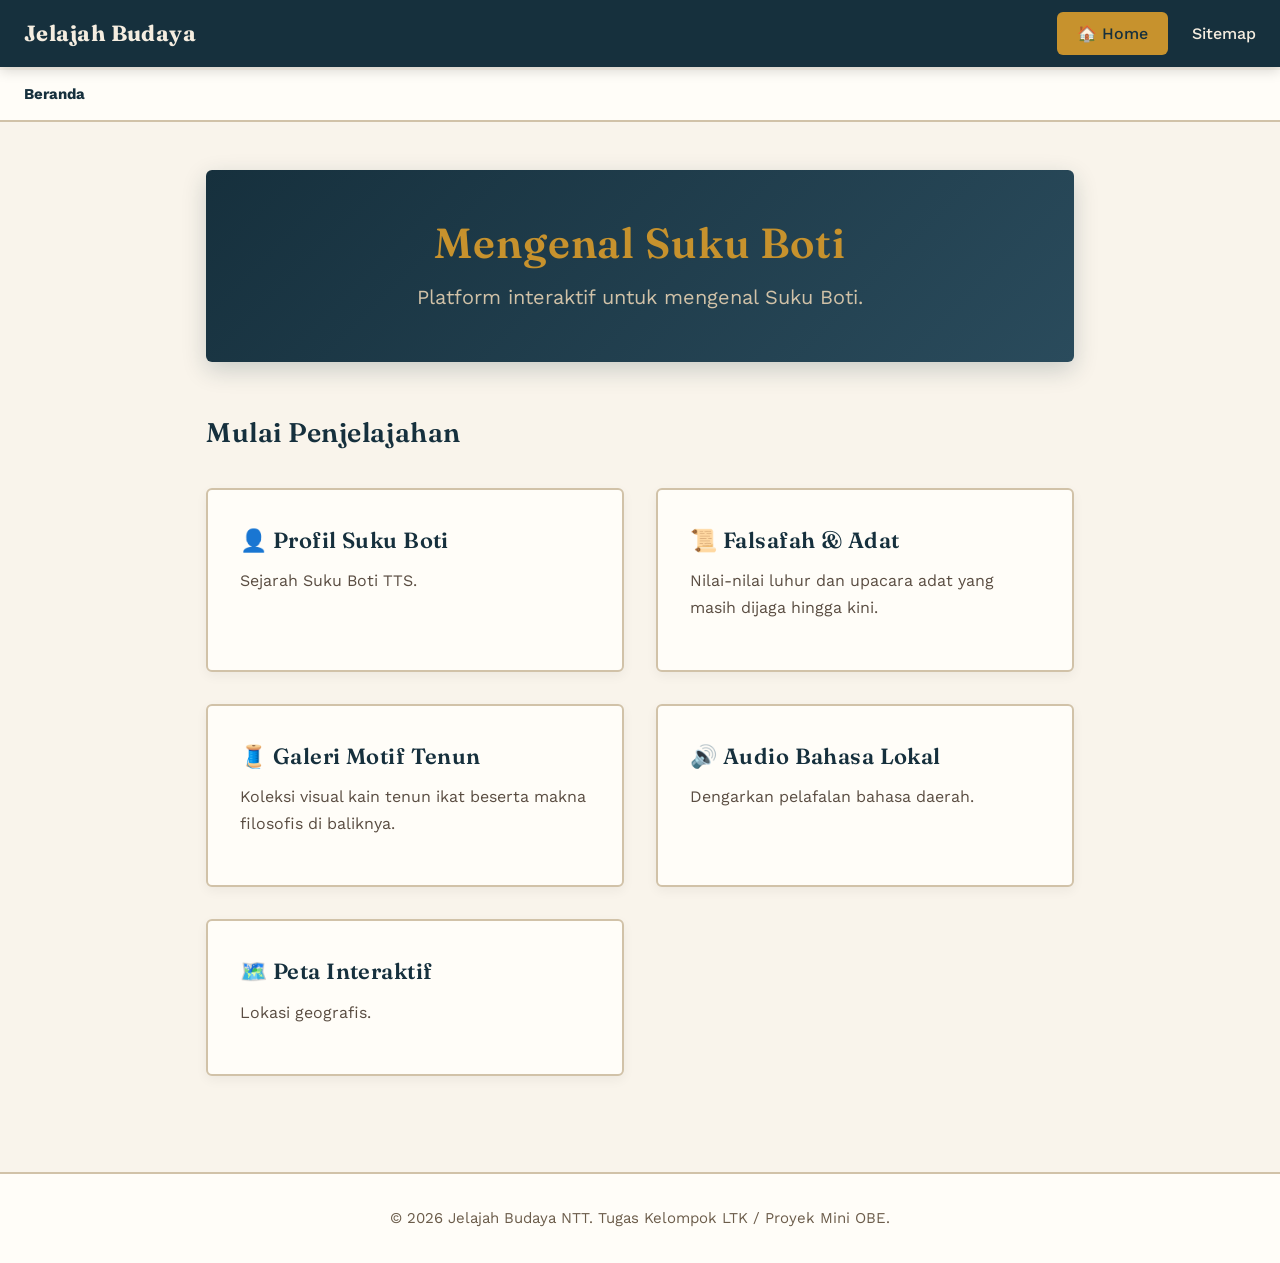
<file: kelompok/index.html>
<!DOCTYPE html>
<html lang="id">
<head>
  <meta charset="UTF-8">
  <meta name="viewport" content="width=device-width, initial-scale=1.0">
  <title>Beranda - Jelajah Budaya NTT</title>
  <link rel="stylesheet" href="style.css">
</head>
<body>

  <header class="site-nav">
    <a href="index.html" class="brand">Jelajah Budaya</a>
    <button class="menu-toggle" aria-label="Buka Menu">☰</button>
    <div class="nav-links">
      <a href="index.html" class="btn-home">🏠 Home</a>
      <a href="sitemap.html">Sitemap</a>
    </div>
  </header>

  <nav class="breadcrumb" id="breadcrumb" aria-label="breadcrumb"></nav>

  <main>
    <section class="hero">
      <h1>Mengenal Suku Boti</h1>
      <p>Platform interaktif untuk mengenal Suku Boti.</p>
    </section>

    <h2>Mulai Penjelajahan</h2>
    <div class="hub-grid">
      <a href="profil.html" class="hub-card">
        <h2>👤 Profil Suku Boti</h2>
        <p>Sejarah Suku Boti TTS.</p>
      </a>
      <a href="falsafah.html" class="hub-card">
        <h2>📜 Falsafah &amp; Adat</h2>
        <p>Nilai-nilai luhur dan upacara adat yang masih dijaga hingga kini.</p>
      </a>
      <a href="galeri.html" class="hub-card">
        <h2>🧵 Galeri Motif Tenun</h2>
        <p>Koleksi visual kain tenun ikat beserta makna filosofis di baliknya.</p>
      </a>
      <a href="audio.html" class="hub-card">
        <h2>🔊 Audio Bahasa Lokal</h2>
        <p>Dengarkan pelafalan bahasa daerah.</p>
      </a>
      <a href="peta.html" class="hub-card">
        <h2>🗺️ Peta Interaktif</h2>
        <p>Lokasi geografis.</p>
      </a>
    </div>
  </main>

  <footer>&copy; 2026 Jelajah Budaya NTT. Tugas Kelompok LTK / Proyek Mini OBE.</footer>

  <script src="script.js"></script>
</body>
</html>
</file>
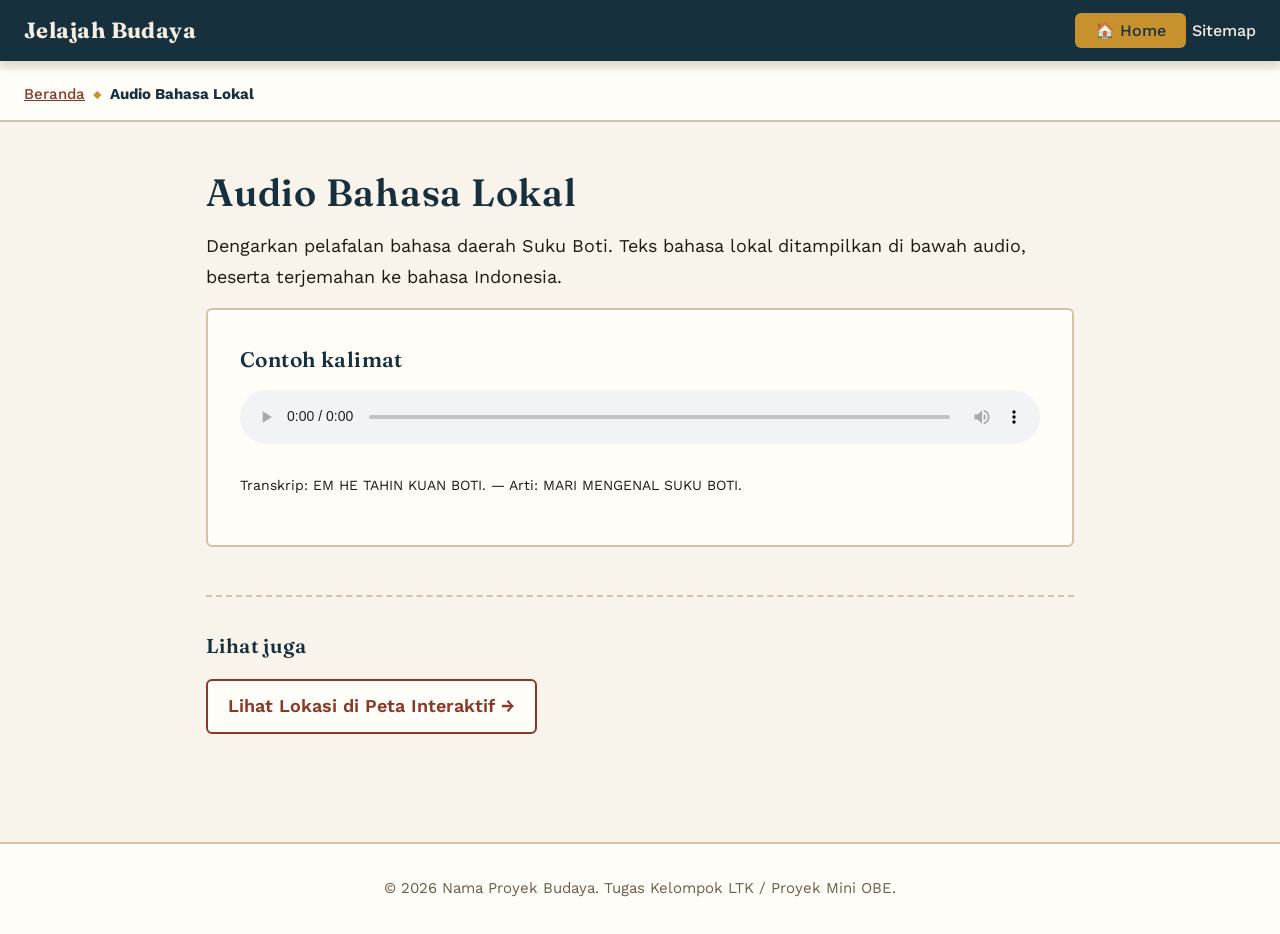
<file: kelompok/audio.html>
<!DOCTYPE html>
<html lang="id">
<head>
  <meta charset="UTF-8">
  <meta name="viewport" content="width=device-width, initial-scale=1.0">
  <title>Audio Bahasa Lokal - Nama Proyek Hypermedia</title>
  <link rel="stylesheet" href="style.css">
</head>
<body>

  <header class="site-nav">
    <a href="index.html" class="brand">Jelajah Budaya</a>
    <div class="nav-actions">
      <a href="index.html" class="btn-home">🏠 Home</a>
      <a href="sitemap.html">Sitemap</a>
    </div>
  </header>

  <!-- Node ini bisa dicapai dari 2 jalur (Falsafah atau Galeri).
       script.js tetap menampilkan Beranda diamond Audio Bahasa Lokal
       karena breadcrumb mengikuti struktur "induk tetap", bukan
       riwayat klik pengguna. -->
  <nav class="breadcrumb" id="breadcrumb" aria-label="breadcrumb"></nav>

  <main>
    <h1>Audio Bahasa Lokal</h1>
    <p>
      Dengarkan pelafalan bahasa daerah Suku Boti. Teks bahasa lokal
      ditampilkan di bawah audio, beserta terjemahan ke bahasa Indonesia.

    <div class="audio-item">
      <h3>Contoh kalimat </h3>
      <audio controls src="audio/audio.mp4">Browser tidak mendukung audio.</audio>
      <p style="margin-top:8px; font-size:14px;">Transkrip: EM HE TAHIN KUAN BOTI. — Arti: MARI MENGENAL SUKU BOTI.</p>
    </div>

    

    <div class="related-links">
      <h2>Lihat juga</h2>
      <a href="peta.html">Lihat Lokasi di Peta Interaktif &rarr;</a>
    </div>
  </main>

  <footer>&copy; 2026 Nama Proyek Budaya. Tugas Kelompok LTK / Proyek Mini OBE.</footer>

  <script src="script.js"></script>
</body>
</html>
</file>
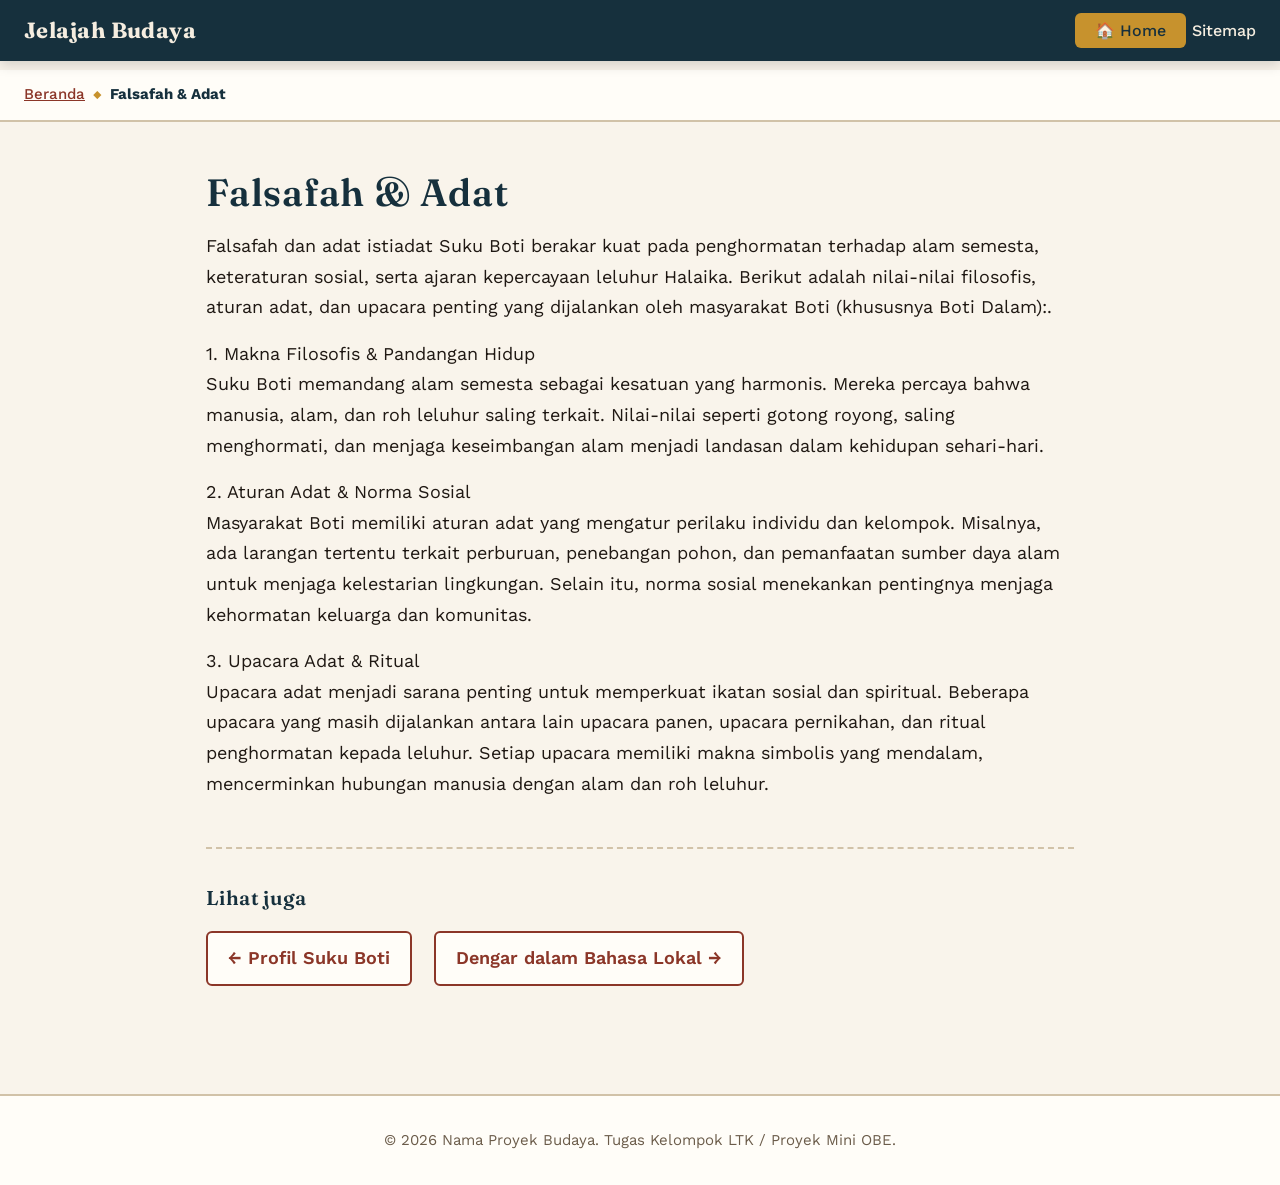
<file: kelompok/falsafah.html>
<!doctype html>
<html lang="id">
  <head>
    <meta charset="UTF-8" />
    <meta name="viewport" content="width=device-width, initial-scale=1.0" />
    <title>Falsafah & Adat - Nama Proyek Hypermedia</title>
    <link rel="stylesheet" href="style.css" />
  </head>
  <body>
    <header class="site-nav">
      <a href="index.html" class="brand">Jelajah Budaya</a>
      <div class="nav-actions">
        <a href="index.html" class="btn-home">🏠 Home</a>
        <a href="sitemap.html">Sitemap</a>
      </div>
    </header>

    <nav class="breadcrumb" id="breadcrumb" aria-label="breadcrumb"></nav>

    <main>
      <h1>Falsafah &amp; Adat</h1>
      <p>
        Falsafah dan adat istiadat Suku Boti berakar kuat pada penghormatan
        terhadap alam semesta, keteraturan sosial, serta ajaran kepercayaan
        leluhur Halaika. Berikut adalah nilai-nilai filosofis, aturan adat, dan
        upacara penting yang dijalankan oleh masyarakat Boti (khususnya Boti
        Dalam):.
      </p>
      <p>
        1. Makna Filosofis & Pandangan Hidup
        <br />
        Suku Boti memandang alam semesta sebagai kesatuan yang harmonis. Mereka
        percaya bahwa manusia, alam, dan roh leluhur saling terkait. Nilai-nilai
        seperti gotong royong, saling menghormati, dan menjaga keseimbangan alam
        menjadi landasan dalam kehidupan sehari-hari.
      </p>
      <p>
        2. Aturan Adat & Norma Sosial
        <br />
        Masyarakat Boti memiliki aturan adat yang mengatur perilaku individu dan
        kelompok. Misalnya, ada larangan tertentu terkait perburuan, penebangan
        pohon, dan pemanfaatan sumber daya alam untuk menjaga kelestarian
        lingkungan. Selain itu, norma sosial menekankan pentingnya menjaga
        kehormatan keluarga dan komunitas.
      </p>
      <p>
        3. Upacara Adat & Ritual
        <br />
        Upacara adat menjadi sarana penting untuk memperkuat ikatan sosial dan
        spiritual. Beberapa upacara yang masih dijalankan antara lain upacara
        panen, upacara pernikahan, dan ritual penghormatan kepada leluhur. Setiap upacara memiliki makna simbolis yang mendalam, mencerminkan hubungan manusia dengan alam dan roh leluhur.
      </p>

      <div class="related-links">
        <h2>Lihat juga</h2>
        <a href="profil.html">&larr; Profil Suku Boti</a>
        <a href="audio.html">Dengar dalam Bahasa Lokal &rarr;</a>
      </div>
    </main>

    <footer>
      &copy; 2026 Nama Proyek Budaya. Tugas Kelompok LTK / Proyek Mini OBE.
    </footer>

    <script src="script.js"></script>
  </body>
</html>
</file>
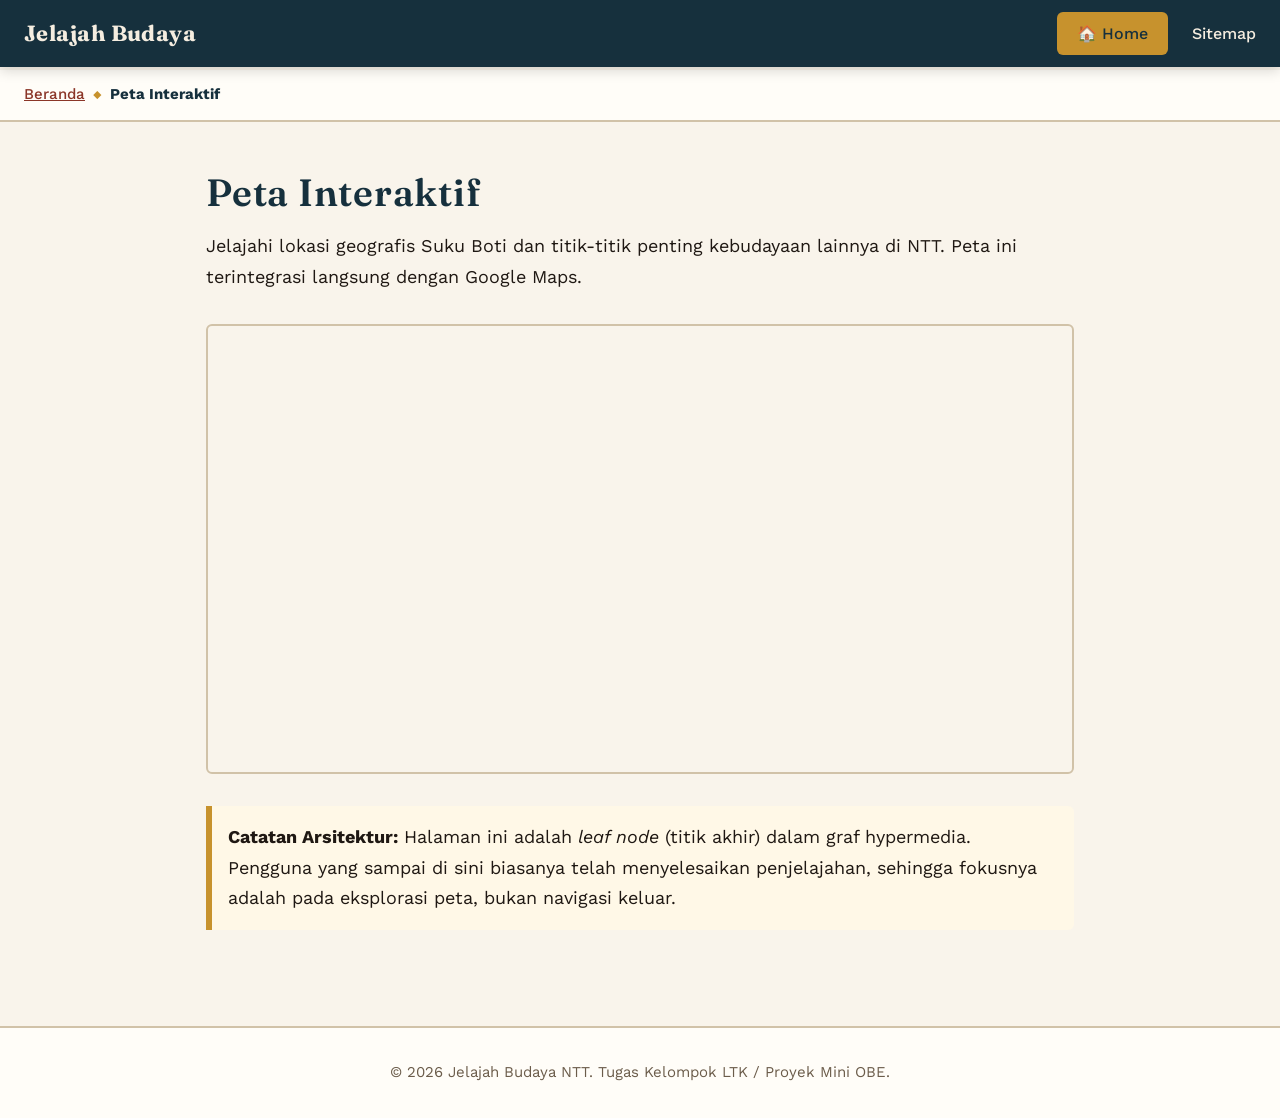
<file: kelompok/peta.html>
<!DOCTYPE html>
<html lang="id">
<head>
  <meta charset="UTF-8">
  <meta name="viewport" content="width=device-width, initial-scale=1.0">
  <title>Peta Interaktif - Jelajah Budaya</title>
  <link rel="stylesheet" href="style.css">
</head>
<body>

  <header class="site-nav">
    <a href="index.html" class="brand">Jelajah Budaya</a>
    <button class="menu-toggle" aria-label="Buka Menu">☰</button>
    <div class="nav-links">
      <a href="index.html" class="btn-home">🏠 Home</a>
      <a href="sitemap.html">Sitemap</a>
    </div>
  </header>

  <nav class="breadcrumb" id="breadcrumb" aria-label="breadcrumb"></nav>

  <main>
    <h1>Peta Interaktif</h1>
    <p>Jelajahi lokasi geografis Suku Boti dan titik-titik penting kebudayaan lainnya di NTT. Peta ini terintegrasi langsung dengan Google Maps.</p>

    <div class="map-wrapper">
      <!-- Ganti URL src di bawah dengan lokasi spesifik Suku Boti / Kampung Bena -->
      <iframe 
        src="https://www.google.com/maps/embed?pb=!1m18!1m12!1m3!1d3945.548295776779!2d124.4618!3d-9.8833!2m3!1f0!2f0!3f0!3m2!1i1024!2i768!4f13.1!3m3!1m2!1s0x0%3A0x0!2zOcKwNTMnMDAuMCJTIDEyNMKwMjcnNDIuNSJF!5e0!3m2!1sid!2sid!4v1620000000000!5m2!1sid!2sid" 
        allowfullscreen="" 
        loading="lazy" 
        referrerpolicy="no-referrer-when-downgrade"
        title="Peta Lokasi Suku Boti">
      </iframe>
    </div>

    <div class="ai-note">
      <strong>Catatan Arsitektur:</strong> Halaman ini adalah <em>leaf node</em> (titik akhir) dalam graf hypermedia. Pengguna yang sampai di sini biasanya telah menyelesaikan penjelajahan, sehingga fokusnya adalah pada eksplorasi peta, bukan navigasi keluar.
    </div>
  </main>

  <footer>&copy; 2026 Jelajah Budaya NTT. Tugas Kelompok LTK / Proyek Mini OBE.</footer>

  <script src="script.js"></script>
</body>
</html>
</file>
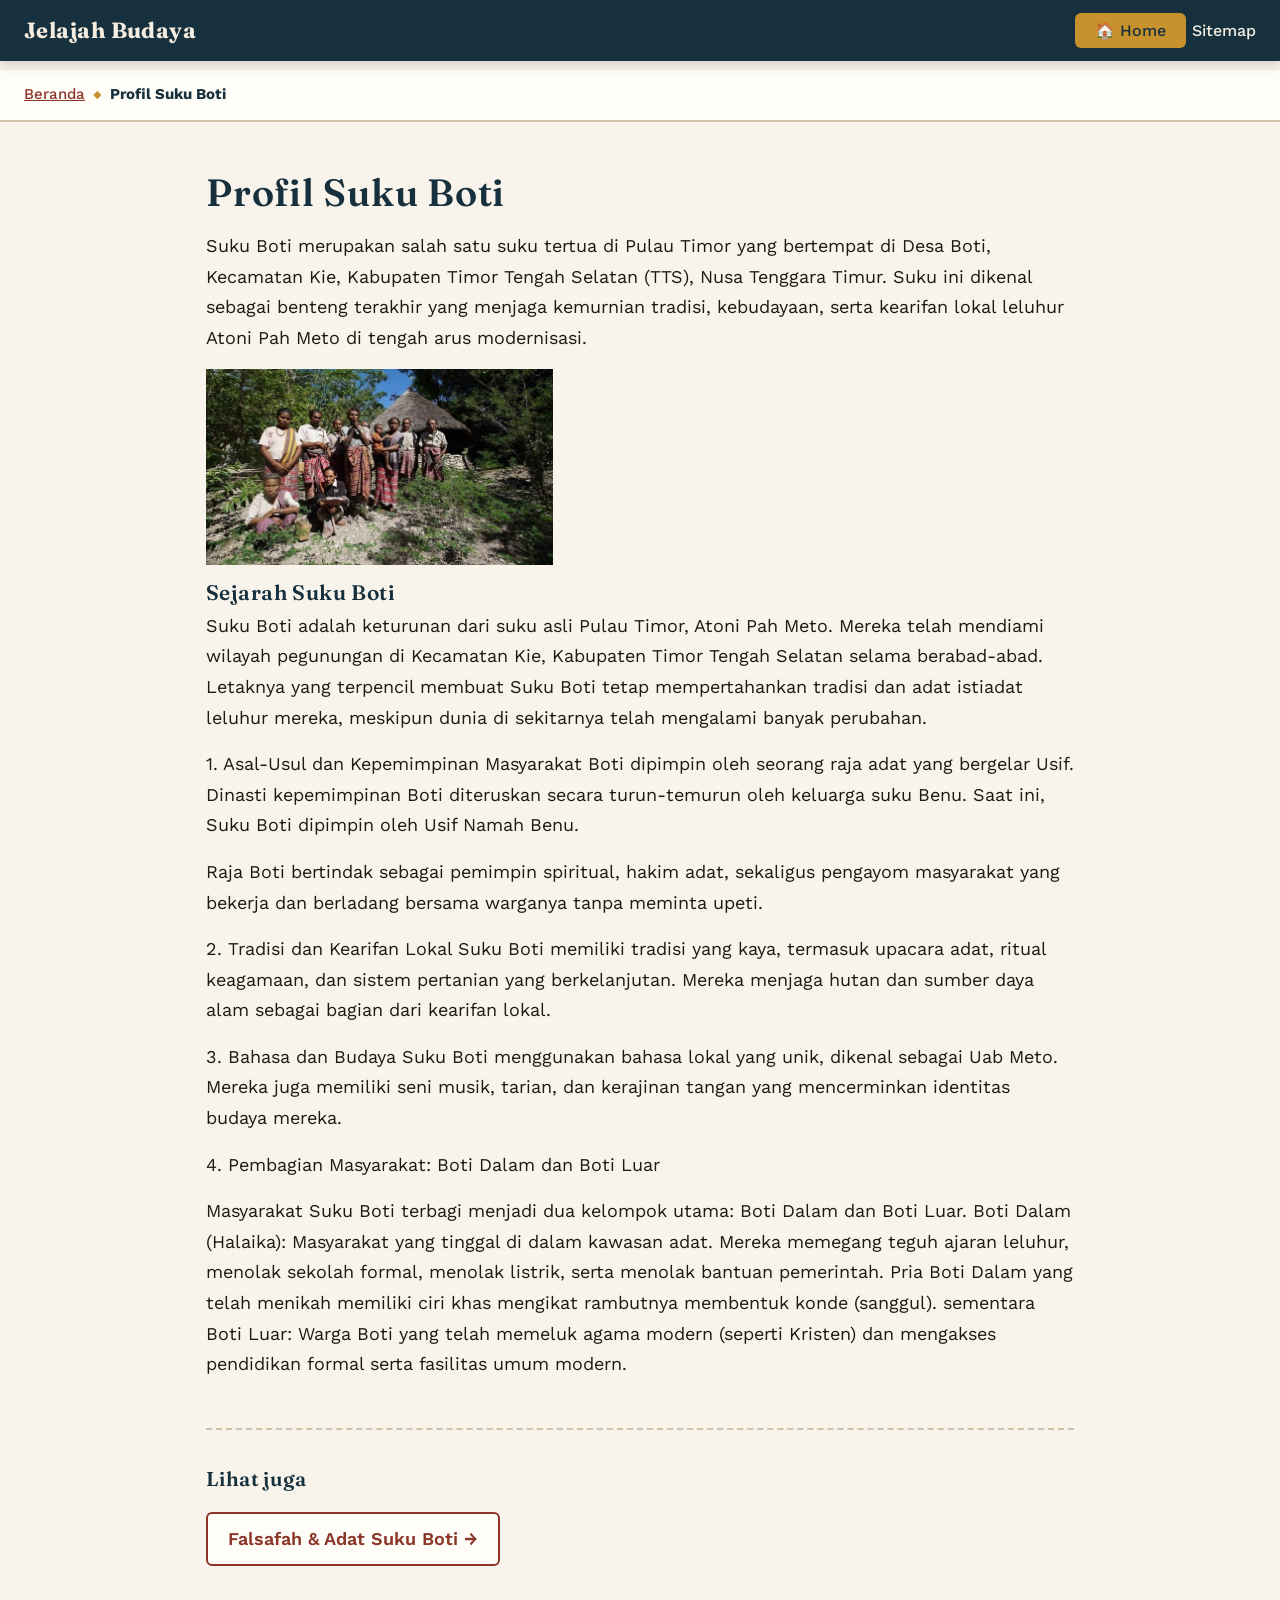
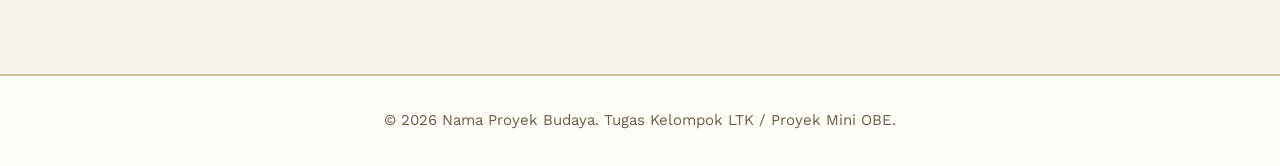
<file: kelompok/profil.html>
<!doctype html>
<html lang="id">
  <head>
    <meta charset="UTF-8" />
    <meta name="viewport" content="width=device-width, initial-scale=1.0" />
    <title>Profil Suku Boti.</title>
    <link rel="stylesheet" href="style.css" />
  </head>
  <body>
    <header class="site-nav">
      <a href="index.html" class="brand">Jelajah Budaya</a>
      <div class="nav-actions">
        <a href="index.html" class="btn-home">🏠 Home</a>
        <a href="sitemap.html">Sitemap</a>
      </div>
    </header>

    <nav class="breadcrumb" id="breadcrumb" aria-label="breadcrumb"></nav>

    <main>
      <h1>Profil Suku Boti</h1>
      <p>
        Suku Boti merupakan salah satu suku tertua di Pulau Timor yang bertempat
        di Desa Boti, Kecamatan Kie, Kabupaten Timor Tengah Selatan (TTS), Nusa
        Tenggara Timur. Suku ini dikenal sebagai benteng terakhir yang menjaga
        kemurnian tradisi, kebudayaan, serta kearifan lokal leluhur Atoni Pah
        Meto di tengah arus modernisasi.
      </p>
      <img
        src="gambar/suku boti.jpeg"
        class="gambar-profil"
        alt="Foto Suku Boti"
      />
      <div class="konten-rahasia">
        <h3>Sejarah Suku Boti</h3>
        <p>
          Suku Boti adalah keturunan dari suku asli Pulau Timor, Atoni Pah Meto.
          Mereka telah mendiami wilayah pegunungan di Kecamatan Kie, Kabupaten
          Timor Tengah Selatan selama berabad-abad. Letaknya yang terpencil
          membuat Suku Boti tetap mempertahankan tradisi dan adat istiadat
          leluhur mereka, meskipun dunia di sekitarnya telah mengalami banyak
          perubahan.
        </p>
        <p>
          1. Asal-Usul dan Kepemimpinan Masyarakat Boti dipimpin oleh seorang
          raja adat yang bergelar Usif. Dinasti kepemimpinan Boti diteruskan
          secara turun-temurun oleh keluarga suku Benu. Saat ini, Suku Boti
          dipimpin oleh Usif Namah Benu.
        </p>
        <p>
          Raja Boti bertindak sebagai pemimpin spiritual, hakim adat, sekaligus
          pengayom masyarakat yang bekerja dan berladang bersama warganya tanpa
          meminta upeti.
        </p>
        <p>
          2. Tradisi dan Kearifan Lokal Suku Boti memiliki tradisi yang kaya,
          termasuk upacara adat, ritual keagamaan, dan sistem pertanian yang
          berkelanjutan. Mereka menjaga hutan dan sumber daya alam sebagai
          bagian dari kearifan lokal.
        </p>
        <p>
          3. Bahasa dan Budaya Suku Boti menggunakan bahasa lokal yang unik,
          dikenal sebagai Uab Meto. Mereka juga memiliki seni musik, tarian,
          dan kerajinan tangan yang mencerminkan identitas budaya mereka.
        </p>
        <p>4. Pembagian Masyarakat: Boti Dalam dan Boti Luar</p>
        <p>
          Masyarakat Suku Boti terbagi menjadi dua kelompok utama: Boti Dalam
          dan Boti Luar. Boti Dalam (Halaika): Masyarakat yang tinggal di dalam
          kawasan adat. Mereka memegang teguh ajaran leluhur, menolak sekolah
          formal, menolak listrik, serta menolak bantuan pemerintah. Pria Boti
          Dalam yang telah menikah memiliki ciri khas mengikat rambutnya
          membentuk konde (sanggul). sementara Boti Luar: Warga Boti yang telah
          memeluk agama modern (seperti Kristen) dan mengakses pendidikan formal
          serta fasilitas umum modern.
        </p>
      </div>
      <div class="related-links">
        <h2>Lihat juga</h2>
        <a href="falsafah.html">Falsafah &amp; Adat Suku Boti &rarr;</a>
      </div>
    </main>

    <footer>
      &copy; 2026 Nama Proyek Budaya. Tugas Kelompok LTK / Proyek Mini OBE.
    </footer>

    <script src="script.js"></script>
  </body>
</html>
</file>
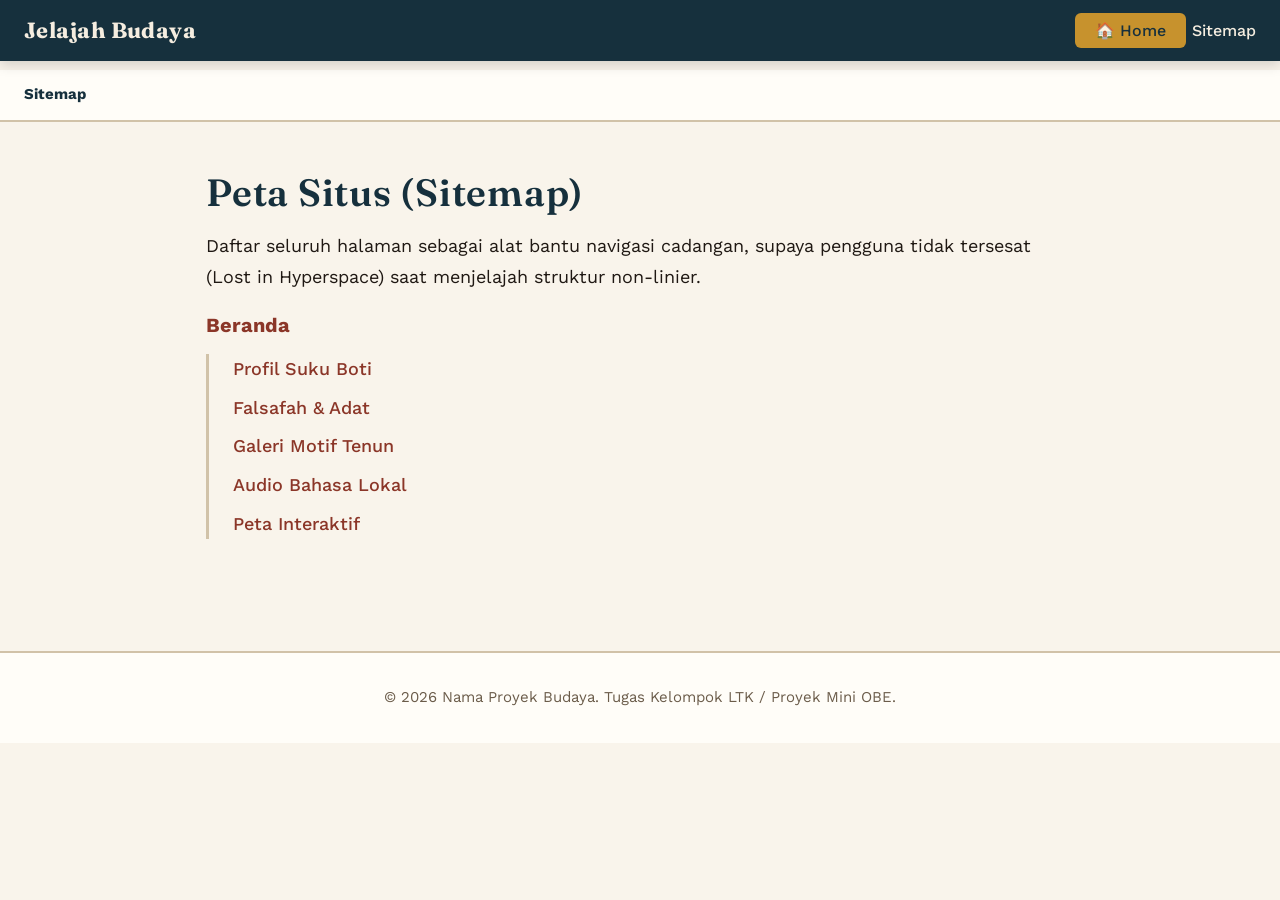
<file: kelompok/sitemap.html>
<!DOCTYPE html>
<html lang="id">
<head>
  <meta charset="UTF-8">
  <meta name="viewport" content="width=device-width, initial-scale=1.0">
  <title>Sitemap - Nama Proyek Hypermedia</title>
  <link rel="stylesheet" href="style.css">
</head>
<body>

  <header class="site-nav">
    <a href="index.html" class="brand">Jelajah Budaya</a>
    <div class="nav-actions">
      <a href="index.html" class="btn-home">🏠 Home</a>
      <a href="sitemap.html">Sitemap</a>
    </div>
  </header>

  <nav class="breadcrumb" id="breadcrumb" aria-label="breadcrumb"></nav>

  <main>
    <h1>Peta Situs (Sitemap)</h1>
    <p>Daftar seluruh halaman sebagai alat bantu navigasi cadangan, supaya
       pengguna tidak tersesat (Lost in Hyperspace) saat menjelajah struktur
       non-linier.</p>

    <ul class="sitemap-list">
      <li>
        <a href="index.html">Beranda</a>
        <ul>
          <li><a href="profil.html">Profil Suku Boti</a></li>
          <li><a href="falsafah.html">Falsafah &amp; Adat</a></li>
          <li><a href="galeri.html">Galeri Motif Tenun</a></li>
          <li><a href="audio.html">Audio Bahasa Lokal</a></li>
          <li><a href="peta.html">Peta Interaktif</a></li>
        </ul>
      </li>
    </ul>
  </main>

  <footer>&copy; 2026 Nama Proyek Budaya. Tugas Kelompok LTK / Proyek Mini OBE.</footer>

  <script src="script.js"></script>
</body>
</html>
</file>
<file: kelompok/style.css>
/* ============================================= */
/* STYLE.CSS — Tema Tenun Ikat NTT                */
/* Peningkatan: Responsif, WCAG AAA, Animasi      */
/* ============================================= */

@import url('https://fonts.googleapis.com/css2?family=Fraunces:opsz,wght@9..144,500;9..144,600;9..144,700&family=Work+Sans:wght@400;500;600;700&display=swap');

:root {
  /* Palet Warna */
  --color-bg:     #F9F4EB; /* Krem kapas mentah lebih terang */
  --color-ink:    #1F1813; /* Hitam hangat untuk kontras AAA */
  --color-indigo: #16303D; /* Nila tua - header */
  --color-rust:   #8B3628; /* Merah mengkudu - link/aksen */
  --color-rust-b: #B84A39; /* Merah lebih terang - hover */
  --color-ochre:  #C7922D; /* Kuning kunyit - aksen sekunder */
  --color-line:   #D1C2A8; /* Garis pembatas lembut */
  --color-card:   #FFFDF8; /* Krem lebih terang untuk kartu */
  
  /* Spacing & Transitions */
  --space-sm: 8px;
  --space-md: 16px;
  --space-lg: 32px;
  --space-xl: 48px;
  --transition: all 0.3s ease;
  --radius: 6px;
}

* { box-sizing: border-box; margin: 0; padding: 0; }

html { scroll-behavior: smooth; }

body {
  font-family: 'Work Sans', Arial, sans-serif;
  font-size: 18px; /* Diperbesar untuk keterbacaan */
  line-height: 1.7;
  color: var(--color-ink);
  background: var(--color-bg);
  padding-top: 70px; /* Ruang untuk header sticky */
}

h1, h2, h3, .brand {
  font-family: 'Fraunces', Georgia, serif;
  font-weight: 600;
  letter-spacing: 0.02em;
  color: var(--color-indigo);
}

a { color: var(--color-rust); text-decoration: none; transition: var(--transition); }
a:hover, a:focus { color: var(--color-rust-b); text-decoration: underline; }
:focus-visible { outline: 3px solid var(--color-ochre); outline-offset: 3px; }

/* ===== HEADER NAVIGASI GLOBAL (Sticky) ===== */
header.site-nav {
  position: fixed;
  top: 0; left: 0; right: 0;
  background: var(--color-indigo);
  color: #F5EDE0;
  padding: 12px 24px;
  display: flex;
  align-items: center;
  justify-content: space-between;
  z-index: 1000;
  box-shadow: 0 4px 12px rgba(0,0,0,0.15);
}
.site-nav .brand {
  font-size: 22px;
  color: #F5EDE0;
  text-decoration: none;
  font-weight: 700;
}
.site-nav .nav-links {
  display: flex;
  gap: 24px;
  align-items: center;
}
.site-nav a {
  color: #F5EDE0;
  font-size: 16px;
  font-weight: 500;
  text-decoration: none;
}
.site-nav a:hover, .site-nav a:focus {
  color: var(--color-ochre);
  text-decoration: none;
}
.btn-home {
  background: var(--color-ochre);
  color: var(--color-indigo) !important;
  padding: 8px 20px;
  border-radius: var(--radius);
  font-weight: 700;
}
.btn-home:hover { background: #D9A63A; transform: translateY(-2px); }

/* Mobile Menu Toggle */
.menu-toggle {
  display: none;
  background: none;
  border: 2px solid var(--color-ochre);
  color: var(--color-ochre);
  font-size: 24px;
  padding: 4px 12px;
  border-radius: var(--radius);
  cursor: pointer;
}

/* ===== BREADCRUMB TRAIL ===== */
nav.breadcrumb {
  background: var(--color-card);
  padding: 12px 24px;
  font-size: 15px;
  border-bottom: 2px solid var(--color-line);
  display: flex;
  align-items: center;
  gap: 8px;
  flex-wrap: wrap;
}
nav.breadcrumb a { text-decoration: underline; font-weight: 500; }
nav.breadcrumb .current { color: var(--color-indigo); font-weight: 700; }
nav.breadcrumb .sep { color: var(--color-ochre); font-size: 12px; }

/* ===== KONTEN UTAMA ===== */
main {
  padding: var(--space-xl) var(--space-md);
  max-width: 900px;
  margin: 0 auto;
  opacity: 0;
  transform: translateY(20px);
  transition: opacity 0.6s ease, transform 0.6s ease;
}
main.is-visible { opacity: 1; transform: translateY(0); }

main h1 { font-size: 38px; margin-bottom: 16px; line-height: 1.2; }
main p { margin-bottom: var(--space-md); }

/* ===== HERO SECTION (Beranda) ===== */
.hero {
  text-align: center;
  padding: var(--space-xl) var(--space-md);
  background: linear-gradient(135deg, var(--color-indigo) 0%, #2A4B5C 100%);
  color: #F5EDE0;
  border-radius: var(--radius);
  margin-bottom: var(--space-xl);
  box-shadow: 0 8px 24px rgba(22, 48, 61, 0.2);
}
.hero h1 { color: var(--color-ochre); font-size: 42px; margin-bottom: 12px; }
.hero p { font-size: 20px; max-width: 600px; margin: 0 auto; color: #D1C2A8; }

/* ===== HUB CARDS ===== */
.hub-grid {
  display: grid;
  grid-template-columns: repeat(auto-fit, minmax(280px, 1fr));
  gap: var(--space-lg);
  margin-top: var(--space-lg);
}
.hub-card {
  display: flex;
  flex-direction: column;
  border: 2px solid var(--color-line);
  border-radius: var(--radius);
  padding: var(--space-lg);
  text-decoration: none;
  color: var(--color-ink);
  background: var(--color-card);
  box-shadow: 0 4px 12px rgba(0,0,0,0.05);
  transition: var(--transition);
}
.hub-card:hover, .hub-card:focus {
  border-color: var(--color-ochre);
  box-shadow: 0 8px 24px rgba(199, 146, 45, 0.2);
  transform: translateY(-4px);
}
.hub-card h2 { font-size: 22px; margin-bottom: 8px; }
.hub-card p { font-size: 16px; color: #5A4D42; }

/* ===== GALERI & LIGHTBOX ===== */
.gallery-grid {
  display: grid;
  grid-template-columns: repeat(auto-fit, minmax(220px, 1fr));
  gap: var(--space-lg);
  margin-top: var(--space-lg);
}
.gallery-grid figure {
  border: 2px solid var(--color-line);
  border-radius: var(--radius);
  overflow: hidden;
  background: var(--color-card);
  cursor: pointer;
  transition: var(--transition);
}
.gallery-grid figure:hover { transform: scale(1.02); border-color: var(--color-ochre); }
.gallery-grid img {
  width: 100%;
  height: 180px;
  object-fit: cover;
  display: block;
}
.gallery-grid figcaption { padding: 12px; font-size: 15px; font-weight: 500; text-align: center; }

/* Lightbox Modal */
.lightbox {
  display: none;
  position: fixed;
  z-index: 2000;
  top: 0; left: 0; width: 100%; height: 100%;
  background: rgba(22, 48, 61, 0.95);
  justify-content: center;
  align-items: center;
  flex-direction: column;
}
.lightbox.active { display: flex; }
.lightbox img { max-width: 90%; max-height: 80vh; border-radius: var(--radius); }
.lightbox .close-btn {
  position: absolute; top: 20px; right: 30px;
  font-size: 40px; color: #fff; cursor: pointer;
}

/* ===== AUDIO ===== */
.audio-item {
  border: 2px solid var(--color-line);
  border-radius: var(--radius);
  padding: var(--space-lg);
  margin-bottom: var(--space-md);
  background: var(--color-card);
}
.audio-item h3 { margin-bottom: 12px; }
.audio-item audio { width: 100%; margin-bottom: 12px; }
.ai-note {
  background: #FFF8E7;
  border-left: 6px solid var(--color-ochre);
  padding: var(--space-md);
  margin-top: var(--space-lg);
  border-radius: 0 var(--radius) var(--radius) 0;
}

/* ===== PETA ===== */
.map-wrapper {
  width: 100%;
  height: 450px;
  border: 2px solid var(--color-line);
  border-radius: var(--radius);
  overflow: hidden;
  margin: var(--space-lg) 0;
}
.map-wrapper iframe { width: 100%; height: 100%; border: none; }

/* ===== LINK TERKAIT ===== */
.related-links {
  margin-top: var(--space-xl);
  padding-top: var(--space-lg);
  border-top: 2px dashed var(--color-line);
}
.related-links h2 { font-size: 20px; margin-bottom: 16px; }
.related-links a {
  display: inline-block;
  margin: 0 16px 12px 0;
  padding: 10px 20px;
  background: var(--color-card);
  border: 2px solid var(--color-rust);
  border-radius: var(--radius);
  font-weight: 600;
}
.related-links a:hover { background: var(--color-rust); color: #fff; }

/* ===== SITEMAP ===== */
ul.sitemap-list { list-style: none; }
ul.sitemap-list > li { margin-bottom: var(--space-md); font-size: 20px; }
ul.sitemap-list a { font-weight: 700; }
ul.sitemap-list ul { list-style: none; padding-left: 24px; margin-top: 12px; border-left: 3px solid var(--color-line); }
ul.sitemap-list ul li { margin-bottom: 8px; font-size: 18px; }
ul.sitemap-list ul a { font-weight: 500; color: var(--color-rust); }

/* ===== FOOTER ===== */
footer {
  padding: var(--space-lg);
  text-align: center;
  font-size: 15px;
  color: #6B5C4A;
  border-top: 2px solid var(--color-line);
  margin-top: var(--space-xl);
  background: var(--color-card);
}

/* ===== BACK TO TOP BUTTON ===== */
#backToTop {
  position: fixed; bottom: 30px; right: 30px;
  background: var(--color-ochre); color: var(--color-indigo);
  border: none; border-radius: 50%; width: 50px; height: 50px;
  font-size: 24px; font-weight: bold; cursor: pointer;
  display: none; justify-content: center; align-items: center;
  box-shadow: 0 4px 12px rgba(0,0,0,0.2); z-index: 999;
  transition: var(--transition);
}
#backToTop:hover { background: #D9A63A; transform: scale(1.1); }

/* ===== RESPONSIVE ===== */
@media (max-width: 768px) {
  body { padding-top: 60px; }
  .menu-toggle { display: block; }
  .nav-links {
    display: none;
    flex-direction: column;
    position: absolute;
    top: 100%; left: 0; right: 0;
    background: var(--color-indigo);
    padding: var(--space-md);
    box-shadow: 0 4px 12px rgba(0,0,0,0.2);
  }
  .nav-links.active { display: flex; }
  .hero h1 { font-size: 32px; }
  main h1 { font-size: 28px; }
  .hub-grid { grid-template-columns: 1fr; }
}

  .gambar-profil {
    width: 40%;
    height:40%;
  }
</file>
